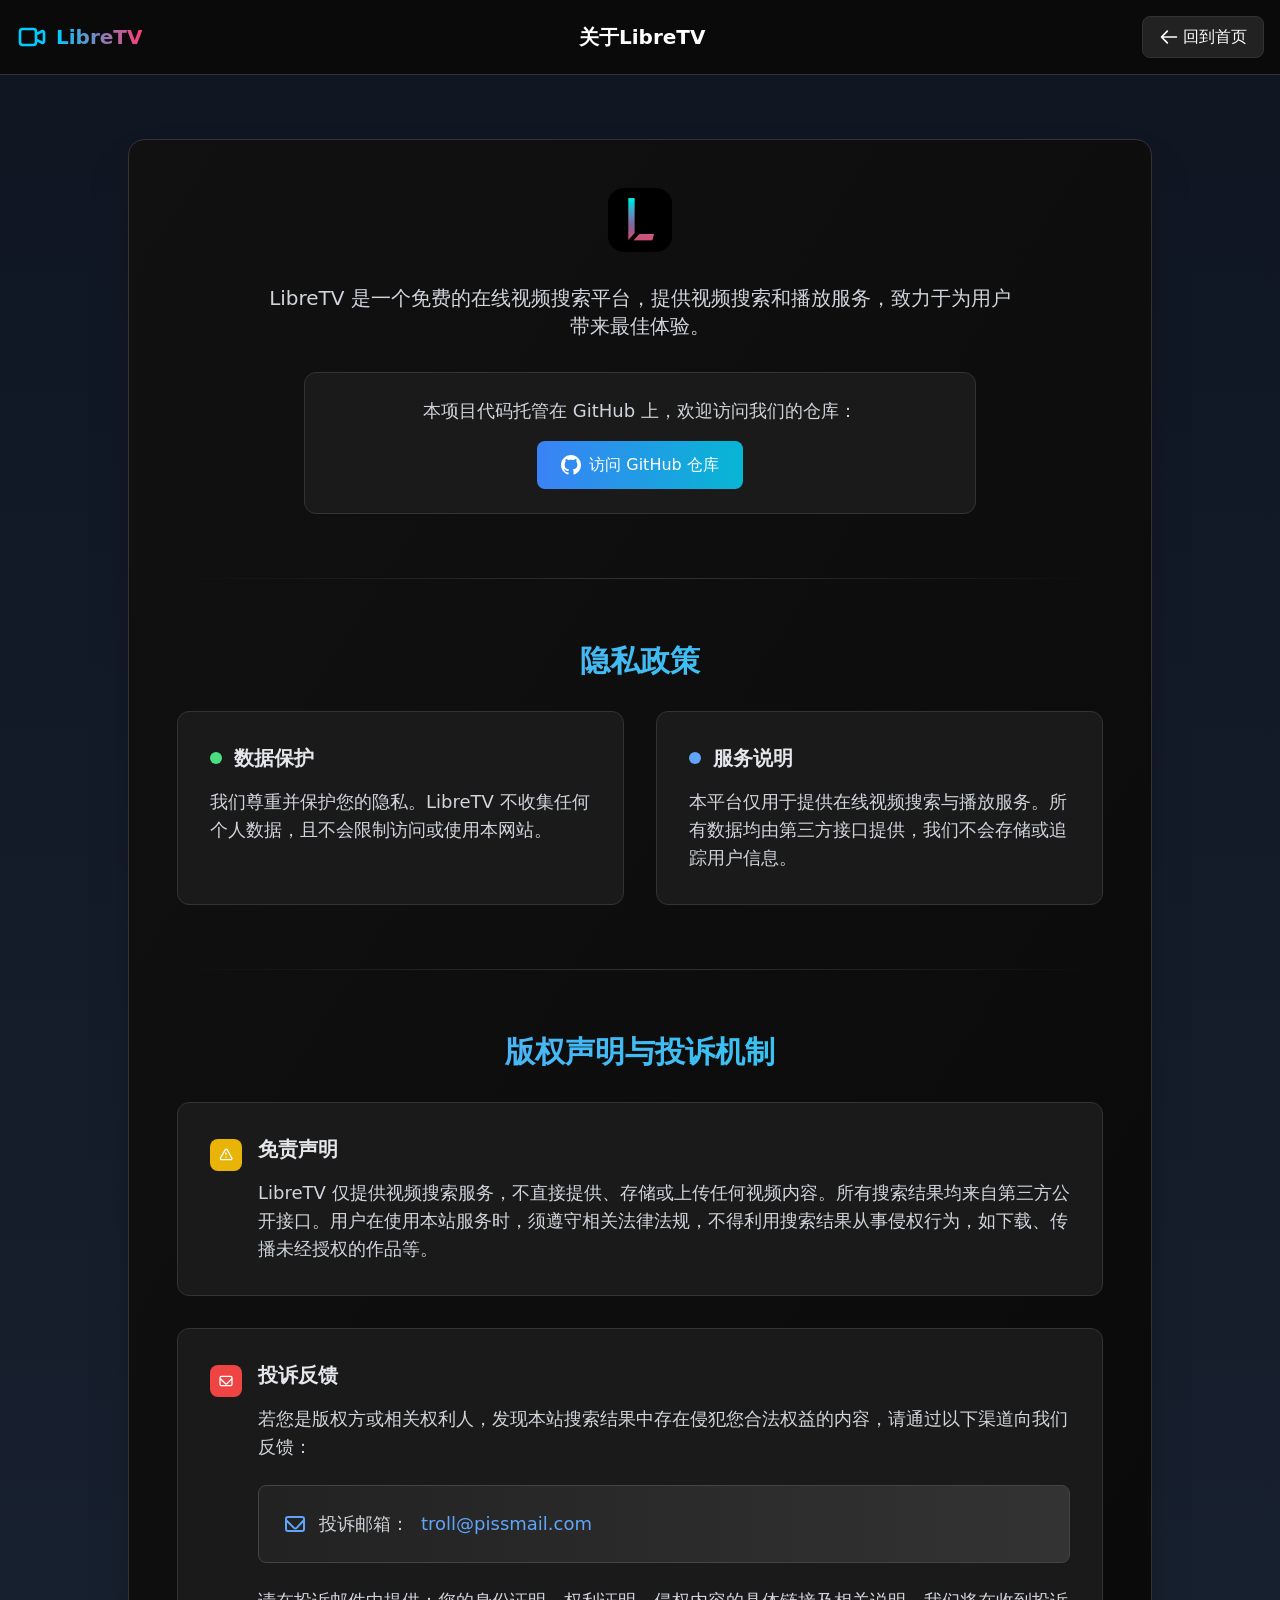
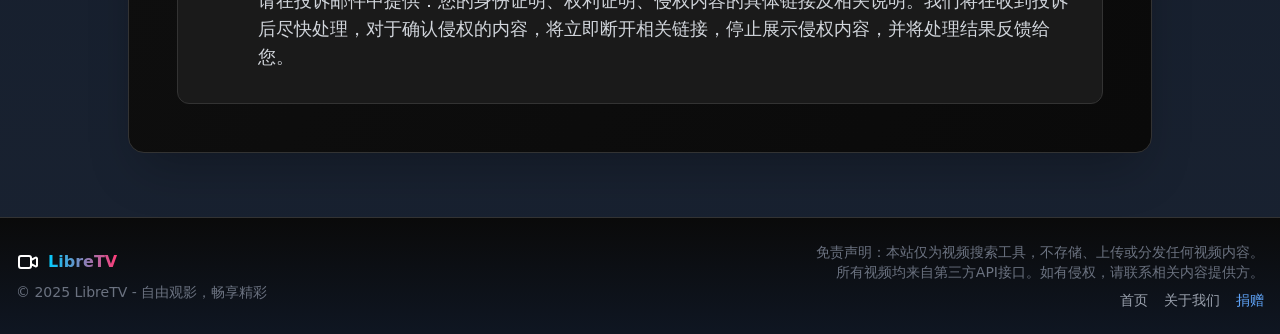
<file: about.html>
<!DOCTYPE html>
<html lang="zh">
<head>
	<meta charset="UTF-8">
	<meta name="viewport" content="width=device-width, initial-scale=1.0">
	<title>关于我们 - LibreTV</title>
	<script src="libs/tailwindcss.min.js"></script>
	<link rel="stylesheet" href="css/styles.css">
	<link rel="manifest" href="manifest.json">
	
	<!-- Favicon -->
    <link rel="icon" href="image/logo.png">
    <link rel="apple-touch-icon" href="image/logo-black.png">
</head>
<body class="page-bg text-white flex flex-col min-h-screen">
	<header class="border-b border-[#333] bg-[#0a0a0a] p-4">
        <div class="container mx-auto flex items-center">
            <div class="flex items-center">
                <a href="/" class="flex items-center">
                    <svg class="w-8 h-8 mr-2 text-[#00ccff]" fill="none" stroke="currentColor" viewBox="0 0 24 24">
                        <path stroke-linecap="round" stroke-linejoin="round" stroke-width="2" d="M15 10l4.553-2.276A1 1 0 0121 8.618v6.764a1 1 0 01-1.447.894L15 14M5 18h8a2 2 0 002-2V8a2 2 0 00-2-2H5a2 2 0 00-2 2v8a2 2 0 002 2z"></path>
                    </svg>
                    <h1 class="text-xl font-bold gradient-text">LibreTV</h1>
                </a>
            </div>
            <div class="flex-1 text-center">
                <h2 class="text-xl font-semibold">关于LibreTV</h2>
            </div>
            <div class="flex items-center">
                <a href="/" class="px-4 py-2 bg-[#222] hover:bg-[#333] border border-[#333] rounded-lg transition-colors flex items-center">
                    <svg class="w-5 h-5 mr-1" viewBox="0 0 24 24" fill="#ffffff" xmlns="http://www.w3.org/2000/svg">
                        <path d="M10 19l-7-7m0 0l7-7m-7 7h18" stroke="currentColor" stroke-width="2" stroke-linecap="round" stroke-linejoin="round"/>
                    </svg>
                    回到首页
                </a>
            </div>
        </div>
    </header>	<main class="flex-grow container mx-auto px-4 sm:px-6 py-8 sm:py-16">
		<div class="max-w-5xl mx-auto">
			<!-- 主要内容区域 -->
			<div class="bg-gradient-to-br from-[#111] to-[#0a0a0a] border border-[#333] rounded-xl sm:rounded-2xl p-4 sm:p-8 lg:p-12 shadow-2xl">
				<!-- 项目介绍 -->				
				 <div class="text-center mb-8 sm:mb-16">
					<div class="inline-flex items-center justify-center w-12 h-12 sm:w-16 sm:h-16 rounded-xl sm:rounded-2xl mb-6 sm:mb-8">
						<img src="image/logo-black.png" alt="LibreTV Logo" class="w-12 h-12 sm:w-16 sm:h-16 rounded-xl sm:rounded-2xl">
					</div>
					
					<p class="text-gray-300 text-lg sm:text-xl mb-6 sm:mb-8 leading-relaxed max-w-3xl mx-auto px-2">
						LibreTV 是一个免费的在线视频搜索平台，提供视频搜索和播放服务，致力于为用户带来最佳体验。
					</p>
					<div class="bg-[#1a1a1a] border border-[#333] rounded-lg sm:rounded-xl p-4 sm:p-6 max-w-2xl mx-auto">
						<p class="text-gray-300 text-base sm:text-lg mb-4 px-1">
							本项目代码托管在 GitHub 上，欢迎访问我们的仓库：
						</p>
						<a href="https://github.com/LibreSpark/LibreTV" class="inline-flex items-center px-4 sm:px-6 py-2 sm:py-3 bg-gradient-to-r from-blue-500 to-cyan-500 hover:from-blue-600 hover:to-cyan-600 text-white text-sm sm:text-base font-medium rounded-lg transition-all duration-300 transform hover:scale-105" target="_blank" rel="noopener">
							<svg class="w-4 h-4 sm:w-5 sm:h-5 mr-2" fill="currentColor" viewBox="0 0 24 24">
								<path d="M12 0c-6.626 0-12 5.373-12 12 0 5.302 3.438 9.8 8.207 11.387.599.111.793-.261.793-.577v-2.234c-3.338.726-4.033-1.416-4.033-1.416-.546-1.387-1.333-1.756-1.333-1.756-1.089-.745.083-.729.083-.729 1.205.084 1.839 1.237 1.839 1.237 1.07 1.834 2.807 1.304 3.492.997.107-.775.418-1.305.762-1.604-2.665-.305-5.467-1.334-5.467-5.931 0-1.311.469-2.381 1.236-3.221-.124-.303-.535-1.524.117-3.176 0 0 1.008-.322 3.301 1.23.957-.266 1.983-.399 3.003-.404 1.02.005 2.047.138 3.006.404 2.291-1.552 3.297-1.23 3.297-1.23.653 1.653.242 2.874.118 3.176.77.84 1.235 1.911 1.235 3.221 0 4.609-2.807 5.624-5.479 5.921.43.372.823 1.102.823 2.222v3.293c0 .319.192.694.801.576 4.765-1.589 8.199-6.086 8.199-11.386 0-6.627-5.373-12-12-12z"/>
							</svg>
							<span class="break-words">访问 GitHub 仓库</span>
						</a>
					</div>
				</div>				<!-- 分割线 -->
				<div class="w-full h-px bg-gradient-to-r from-transparent via-[#333] to-transparent mb-8 sm:mb-16"></div>

				<!-- 隐私政策 -->
				<div class="mb-8 sm:mb-16">
					<h2 class="text-2xl sm:text-3xl font-bold mb-6 sm:mb-8 text-center bg-gradient-to-r from-blue-400 to-cyan-400 bg-clip-text text-transparent">隐私政策</h2>
					<div class="grid grid-cols-1 md:grid-cols-2 gap-4 sm:gap-8">
						<div class="bg-[#1a1a1a] border border-[#333] rounded-xl p-4 sm:p-8">
							<div class="flex items-center mb-3 sm:mb-4">
								<div class="w-3 h-3 bg-green-400 rounded-full mr-3"></div>
								<h3 class="text-lg sm:text-xl font-semibold text-gray-200">数据保护</h3>
							</div>
							<p class="text-gray-300 text-base sm:text-lg leading-relaxed">
								我们尊重并保护您的隐私。LibreTV 不收集任何个人数据，且不会限制访问或使用本网站。
							</p>
						</div>
						<div class="bg-[#1a1a1a] border border-[#333] rounded-xl p-4 sm:p-8">
							<div class="flex items-center mb-3 sm:mb-4">
								<div class="w-3 h-3 bg-blue-400 rounded-full mr-3"></div>
								<h3 class="text-lg sm:text-xl font-semibold text-gray-200">服务说明</h3>
							</div>
							<p class="text-gray-300 text-base sm:text-lg leading-relaxed">
								本平台仅用于提供在线视频搜索与播放服务。所有数据均由第三方接口提供，我们不会存储或追踪用户信息。
							</p>
						</div>
					</div>
				</div>

				<!-- 分割线 -->
				<div class="w-full h-px bg-gradient-to-r from-transparent via-[#333] to-transparent mb-8 sm:mb-16"></div>				<!-- 版权声明与投诉机制 -->
				<div>
					<h2 class="text-2xl sm:text-3xl font-bold mb-6 sm:mb-8 text-center bg-gradient-to-r from-blue-400 to-cyan-400 bg-clip-text text-transparent">版权声明与投诉机制</h2>
					<div class="space-y-6 sm:space-y-8">
						<div class="bg-[#1a1a1a] border border-[#333] rounded-xl p-4 sm:p-8">
							<div class="flex items-start">
								<div class="flex-shrink-0 w-8 h-8 bg-yellow-500 rounded-lg flex items-center justify-center mr-3 sm:mr-4 mt-1">
									<svg class="w-4 h-4 text-white" fill="none" stroke="currentColor" viewBox="0 0 24 24">
										<path stroke-linecap="round" stroke-linejoin="round" stroke-width="2" d="M12 9v2m0 4h.01m-6.938 4h13.856c1.54 0 2.502-1.667 1.732-2.5L13.732 4c-.77-.833-1.964-.833-2.732 0L3.732 16.5c-.77.833.192 2.5 1.732 2.5z"></path>
									</svg>
								</div>
								<div>
									<h3 class="text-lg sm:text-xl font-semibold text-gray-200 mb-3 sm:mb-4">免责声明</h3>
									<p class="text-gray-300 text-base sm:text-lg leading-relaxed">
										LibreTV 仅提供视频搜索服务，不直接提供、存储或上传任何视频内容。所有搜索结果均来自第三方公开接口。用户在使用本站服务时，须遵守相关法律法规，不得利用搜索结果从事侵权行为，如下载、传播未经授权的作品等。
									</p>
								</div>
							</div>
						</div>
						
						<div class="bg-[#1a1a1a] border border-[#333] rounded-xl p-4 sm:p-8">
							<div class="flex items-start">
								<div class="flex-shrink-0 w-8 h-8 bg-red-500 rounded-lg flex items-center justify-center mr-3 sm:mr-4 mt-1">
									<svg class="w-4 h-4 text-white" fill="none" stroke="currentColor" viewBox="0 0 24 24">
										<path stroke-linecap="round" stroke-linejoin="round" stroke-width="2" d="M3 8l7.89 7.89a2 2 0 002.83 0L21 8M5 19h14a2 2 0 002-2V7a2 2 0 00-2-2H5a2 2 0 00-2 2v10a2 2 0 002 2z"></path>
									</svg>
								</div>
								<div class="flex-1">
									<h3 class="text-lg sm:text-xl font-semibold text-gray-200 mb-3 sm:mb-4">投诉反馈</h3>
									<p class="text-gray-300 text-base sm:text-lg mb-4 sm:mb-6 leading-relaxed">
										若您是版权方或相关权利人，发现本站搜索结果中存在侵犯您合法权益的内容，请通过以下渠道向我们反馈：
									</p>
									<div class="bg-gradient-to-r from-[#222] to-[#333] border border-[#444] rounded-lg p-4 sm:p-6 mb-4 sm:mb-6">
										<div class="flex items-center flex-wrap">
											<svg class="w-5 h-5 sm:w-6 sm:h-6 text-blue-400 mr-2 sm:mr-3 flex-shrink-0" fill="none" stroke="currentColor" viewBox="0 0 24 24">
												<path stroke-linecap="round" stroke-linejoin="round" stroke-width="2" d="M3 8l7.89 7.89a2 2 0 002.83 0L21 8M5 19h14a2 2 0 002-2V7a2 2 0 00-2-2H5a2 2 0 00-2 2v10a2 2 0 002 2z"></path>
											</svg>
											<span class="text-gray-300 text-base sm:text-lg font-medium mr-2 sm:mr-3">投诉邮箱：</span>
											<a href="mailto:troll@pissmail.com" class="text-blue-400 hover:text-blue-300 transition-colors text-base sm:text-lg font-medium break-all">troll@pissmail.com</a>
										</div>
									</div>
									<p class="text-gray-300 text-base sm:text-lg leading-relaxed">
										请在投诉邮件中提供：您的身份证明、权利证明、侵权内容的具体链接及相关说明。我们将在收到投诉后尽快处理，对于确认侵权的内容，将立即断开相关链接，停止展示侵权内容，并将处理结果反馈给您。
									</p>
								</div>
							</div>
						</div>
					</div>
				</div>
			</div>
		</div>
	</main>
	<footer class="footer py-6 border-t border-[#333] bg-[#0a0a0a]">
        <div class="container mx-auto px-4">
            <div class="flex flex-col md:flex-row justify-between items-center">
                <div class="mb-4 md:mb-0">
                    <div class="flex items-center justify-center md:justify-start">
                        <svg class="w-6 h-6 mr-2" fill="none" stroke="currentColor" viewBox="0 0 24 24">
                            <path stroke-linecap="round" stroke-linejoin="round" stroke-width="2" d="M15 10l4.553-2.276A1 1 0 0121 8.618v6.764a1 1 0 01-1.447.894L15 14M5 18h8a2 2 0 002-2V8a2 2 0 00-2-2H5a2 2 0 00-2 2v8a2 2 0 002 2z"></path>
                        </svg>
                        <span class="gradient-text font-bold">LibreTV</span>
                    </div>
                    <p class="text-gray-500 text-sm mt-2 text-center md:text-left">© 2025 LibreTV - 自由观影，畅享精彩</p>
                </div>
                
                <div class="text-center md:text-right">
                    <p class="text-gray-500 text-sm max-w-md">
                        免责声明：本站仅为视频搜索工具，不存储、上传或分发任何视频内容。
                        所有视频均来自第三方API接口。如有侵权，请联系相关内容提供方。
                    </p>
                    <div class="mt-2 flex justify-center md:justify-end space-x-4">
                        <a href="/" class="text-gray-400 hover:text-white text-sm transition-colors">首页</a>
                        <a href="about.html" class="text-gray-400 hover:text-white text-sm transition-colors">关于我们</a>
                        <a href="https://www.msf.hk/zh-hant/donate/general?type=one-off" target="_blank" rel="noopener" class="text-blue-400 hover:text-blue-300 text-sm transition-colors">捐赠</a>
                    </div>
                </div>
            </div>
        </div>
    </footer>
</body>
</html>
</file>
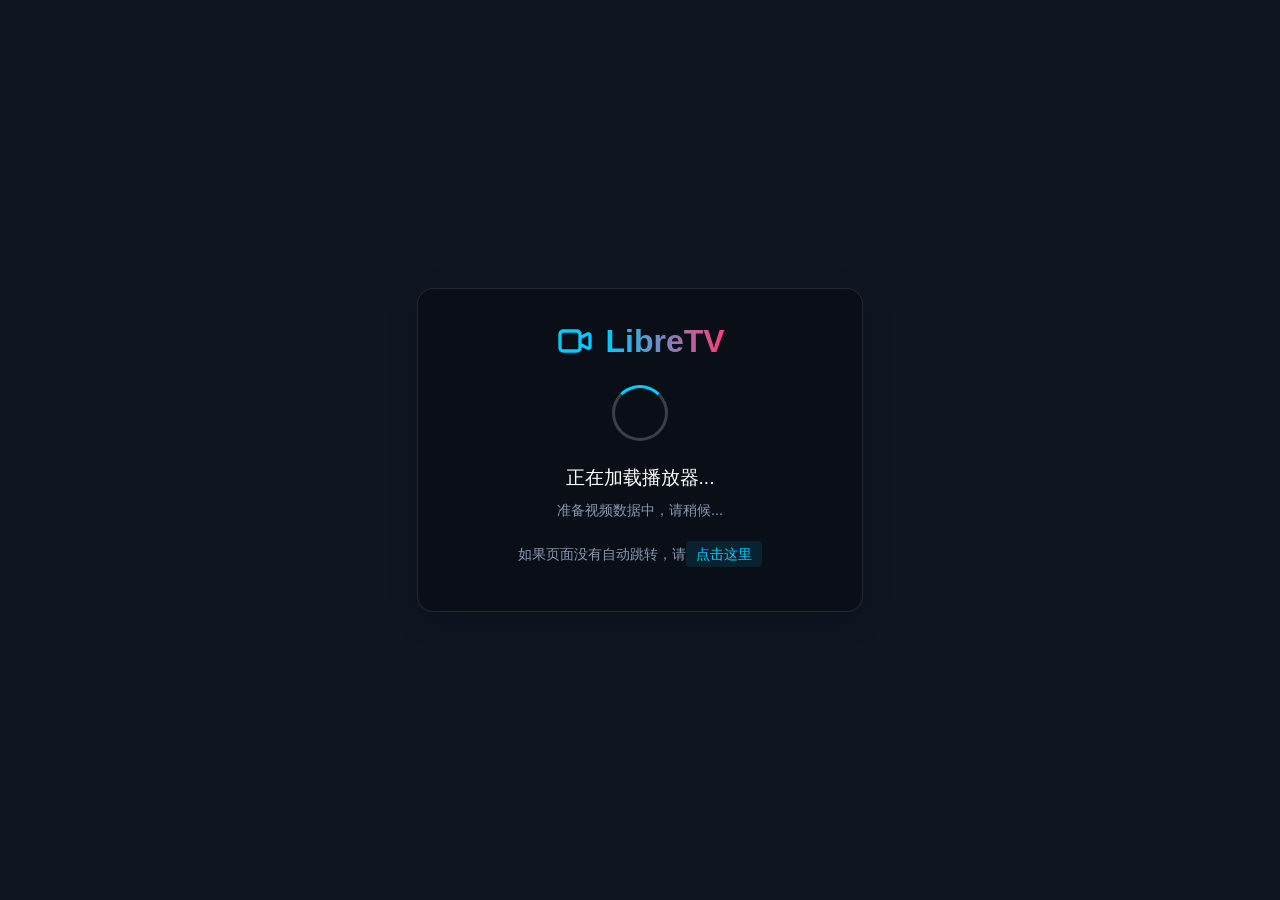
<file: watch.html>
<!DOCTYPE html>
<html lang="zh">
<head>
    <meta charset="UTF-8">
    <meta name="viewport" content="width=device-width, initial-scale=1.0">
    <meta http-equiv="refresh" content="3; url=player.html">
    <title>正在跳转到播放器...</title>
    <link rel="manifest" href="manifest.json">
    <link rel="stylesheet" href="css/watch.css">
    <script src="js/watch.js"></script>
</head>
<body>
    <div class="redirect-container">
        <div class="logo-container">
            <svg class="logo-icon" fill="none" stroke="currentColor" viewBox="0 0 24 24">
                <path stroke-linecap="round" stroke-linejoin="round" stroke-width="2" d="M15 10l4.553-2.276A1 1 0 0121 8.618v6.764a1 1 0 01-1.447.894L15 14M5 18h8a2 2 0 002-2V8a2 2 0 00-2-2H5a2 2 0 00-2 2v8a2 2 0 002 2z"></path>
            </svg>
            <h1 class="logo-text">LibreTV</h1>
        </div>
        <div class="loading-animation"></div>
        <div class="redirect-message">正在加载播放器...</div>
        <div id="redirect-status">准备视频数据中，请稍候...</div>
        <p class="redirect-hint">如果页面没有自动跳转，请<a href="player.html" id="manual-redirect">点击这里</a></p>
    </div>
</body>
</html>
</file>
<file: css/styles.css>
/* 
LibreTV 全局样式
包含多个页面共享的基础样式
对于特定页面的样式，请参考:
- index.css: 首页特定样式
- player.css: 播放器页面特定样式
- watch.css: 重定向页面特定样式
- modals.css: 模态框和提示框样式
*/

.close-btn {
    position: absolute;
    top: 12px;
    right: 12px;
    background: #222;
    border: 1px solid #333;
    border-radius: 8px;
    padding: 6px;
    color: white;
    display: flex;
    align-items: center;
    justify-content: center;
    cursor: pointer;
    transition: all 0.2s ease;
    z-index: 10;
}

.close-btn:hover {
    background: #333;
    border-color: #555;
}

.close-btn svg {
    width: 16px;
    height: 16px;
    stroke: currentColor;
}

:root {
    /* 赛博影视主题配色方案 - 柔和版 */
    --primary-color: #00ccff;       /* 霓虹蓝主色调 */
    --primary-light: #33d6ff;       /* 浅霓虹蓝变体 */
    --secondary-color: #0f1622;     /* 深蓝黑背景色 */
    --accent-color: #ff3c78;        /* 霓虹粉强调色 */
    --text-color: #e6f2ff;          /* 柔和的蓝白色文本 */
    --text-muted: #8599b2;          /* 淡蓝灰色次级文本 */
    --border-color: rgba(0, 204, 255, 0.15);
    --page-gradient-start: #0f1622; /* 深蓝黑起始色 */
    --page-gradient-end: #192231;   /* 深靛蓝结束色 */
    --card-gradient-start: #121b29; /* 卡片起始色 */
    --card-gradient-end: #1c2939;   /* 卡片结束色 */
    --card-accent: rgba(0, 204, 255, 0.12); /* 霓虹蓝卡片强调色 */
    --card-hover-border: rgba(0, 204, 255, 0.5); /* 悬停边框颜色 */
}

.page-bg {
    background: linear-gradient(180deg, var(--page-gradient-start), var(--page-gradient-end));
    min-height: 100vh;
    /* 柔和赛博点状背景 */
    background-image: 
        linear-gradient(180deg, var(--page-gradient-start), var(--page-gradient-end)),
        radial-gradient(circle at 25px 25px, rgba(0, 204, 255, 0.04) 2px, transparent 3px),
        radial-gradient(circle at 75px 75px, rgba(255, 60, 120, 0.02) 1px, transparent 2px),
        radial-gradient(circle at 50px 50px, rgba(150, 255, 250, 0.015) 1px, transparent 2px);
    background-blend-mode: normal;
    background-size: cover, 100px 100px, 50px 50px, 75px 75px;
}

button, .card-hover {
    transition: all 0.3s ease;
}

/* 改进卡片适应不同内容长度 */
.card-hover {
    border: 1px solid var(--border-color);
    background: linear-gradient(135deg, var(--card-gradient-start), var(--card-gradient-end));
    box-shadow: 0 4px 12px rgba(0, 0, 0, 0.5);
    position: relative;
    overflow: hidden;
    border-radius: 6px;
    display: flex;
    flex-direction: column;
    height: 100%;
}

/* 确保卡片内容区域高度一致性 */
.card-hover .flex-grow {
    min-height: unset; /* 移除最小高度限制，让内容自然流动 */
    display: flex;
    flex-direction: column;
}

/* 针对不同长度的标题优化显示 */
.card-hover h3 {
    min-height: unset;
    max-height: unset;
    display: -webkit-box;
    -webkit-box-orient: vertical;
    overflow: hidden;
    text-overflow: ellipsis;
    -webkit-line-clamp: 2;
    line-height: 1.2rem;
    word-break: break-word; /* 允许在任何字符间断行 */
    hyphens: auto; /* 允许断词 */
}

.card-hover::before {
    content: "";
    position: absolute;
    top: 0;
    left: -100%;
    width: 100%;
    height: 100%;
    background: linear-gradient(90deg, transparent, var(--card-accent), transparent);
    transition: left 0.6s ease;
}

.card-hover:hover {
    border-color: var(--card-hover-border);
    transform: translateY(-3px);
    box-shadow: 0 6px 12px rgba(0, 0, 0, 0.5);
}

.card-hover:hover::before {
    left: 100%;
}

.gradient-text {
    background: linear-gradient(to right, var(--primary-color), var(--accent-color));
    -webkit-background-clip: text;
    -webkit-text-fill-color: transparent;
}

/* 改进设置面板样式 */
.settings-panel {
    scrollbar-width: thin;
    scrollbar-color: #444 #222;
    transform: translateX(100%);
    transition: transform 0.3s ease;
    background: linear-gradient(135deg, var(--page-gradient-end), var(--page-gradient-start));
    border-left: 1px solid var(--primary-color);
}

.settings-panel.show {
    transform: translateX(0);
}

.settings-panel::-webkit-scrollbar {
    width: 6px;
}

.settings-panel::-webkit-scrollbar-track {
    background: transparent;
}

.settings-panel::-webkit-scrollbar-thumb {
    background-color: #444;
    border-radius: 4px;
}

.search-button {
    background: var(--primary-color);
    color: var(--text-color);
}

.search-button:hover {
    background: var(--primary-light);
}

::-webkit-scrollbar {
    width: 8px;
    height: 8px;
}

::-webkit-scrollbar-track {
    background: #111;
    border-radius: 4px;
}

::-webkit-scrollbar-thumb {
    background: #333;
    border-radius: 4px;
    transition: all 0.3s ease;
}

::-webkit-scrollbar-thumb:hover {
    background: #444;
}

* {
    scrollbar-width: thin;
    scrollbar-color: #333 #111;
}

.search-tag {
    background: linear-gradient(135deg, var(--card-gradient-start), var(--card-gradient-end));
    color: var(--text-color);
    padding: 0.5rem 1rem;
    border-radius: 0.5rem;
    font-size: 0.875rem;
    border: 1px solid var(--border-color);
    box-shadow: 0 2px 4px rgba(0, 0, 0, 0.2);
}

.search-tag:hover {
    background: linear-gradient(135deg, var(--card-gradient-end), var(--card-gradient-start));
    border-color: var(--primary-color);
}

.footer {
    width: 100%;
    transition: all 0.3s ease;
    margin-top: auto;
    background: linear-gradient(to bottom, transparent, var(--page-gradient-start));
    border-top: 1px solid var(--border-color);
}

.footer a:hover {
    text-decoration: underline;
}

body {
    display: flex;
    flex-direction: column;
    min-height: 100vh;
}

.container {
    flex: 1;
}

@media screen and (min-height: 800px) {
    body {
        display: flex;
        flex-direction: column;
        min-height: 100vh;
    }
    
    .container {
        flex: 1;
    }
    
    .footer {
        margin-top: auto;
    }
}

@media screen and (max-width: 640px) {
    .footer {
        padding-bottom: 2rem;
    }
}

/* 移动端布局优化 */
@media screen and (max-width: 768px) {
    .card-hover h3 {
        min-height: 2.5rem;
    }
    
    .card-hover .flex-grow {
        min-height: 80px;
    }
}

@keyframes fadeIn {
    from { opacity: 0; }
    to { opacity: 1; }
}

@keyframes fadeOut {
    from { opacity: 1; }
    to { opacity: 0; }
}

#modal.show {
    animation: fadeIn 0.3s forwards;
}

#modal.hide {
    animation: fadeOut 0.3s forwards;
}

#modal > div {
    background: linear-gradient(135deg, var(--card-gradient-start), var(--card-gradient-end));
    border: 1px solid var(--primary-color);
    box-shadow: 0 10px 30px rgba(0, 0, 0, 0.7), 0 0 15px rgba(0, 204, 255, 0.1);
    border-radius: 8px;
}

#episodesGrid button {
    background: rgba(0, 204, 255, 0.08);
    border: 1px solid rgba(0, 204, 255, 0.2);
    transition: all 0.2s ease;
}

#episodesGrid button:hover {
    background: rgba(0, 204, 255, 0.15);
    border-color: var(--primary-color);
    box-shadow: 0 0 8px rgba(0, 204, 255, 0.3);
}

#yellowFilterToggle:checked + .toggle-bg {
    background-color: var(--primary-color);
}

#yellowFilterToggle:checked ~ .toggle-dot {
    transform: translateX(1.5rem);
}

#yellowFilterToggle:focus + .toggle-bg,
#yellowFilterToggle:hover + .toggle-bg {
    box-shadow: 0 0 0 2px rgba(0, 204, 255, 0.3);
}

/* 添加广告过滤开关的CSS */
#adFilterToggle:checked + .toggle-bg {
    background-color: var(--primary-color);
}

#adFilterToggle:checked ~ .toggle-dot {
    transform: translateX(1.5rem);
}

#adFilterToggle:focus + .toggle-bg,
#adFilterToggle:hover + .toggle-bg {
    box-shadow: 0 0 0 2px rgba(0, 204, 255, 0.3);
}

.toggle-dot {
    transition: transform 0.3s ease-in-out;
    box-shadow: 0 2px 4px rgba(0,0,0,0.2);
}

.toggle-bg {
    transition: background-color 0.3s ease-in-out;
}

#yellowFilterToggle:checked ~ .toggle-dot {
    box-shadow: 0 2px 4px rgba(0, 204, 255, 0.3);
}

#adFilterToggle:checked ~ .toggle-dot {
    box-shadow: 0 2px 4px rgba(0, 204, 255, 0.3);
}

/* 添加API复选框样式 */
.form-checkbox {
    appearance: none;
    -webkit-appearance: none;
    -moz-appearance: none;
    height: 14px;
    width: 14px;
    background-color: #222;
    border: 1px solid #333;
    border-radius: 3px;
    cursor: pointer;
    position: relative;
    outline: none;
}

.form-checkbox:checked {
    background-color: var(--primary-color);
    border-color: var(--primary-color);
}

.form-checkbox:checked::after {
    content: '';
    position: absolute;
    left: 4px;
    top: 1px;
    width: 4px;
    height: 8px;
    border: solid white;
    border-width: 0 2px 2px 0;
    transform: rotate(45deg);
}

/* API滚动区域美化 */
#apiCheckboxes {
    scrollbar-width: thin;
    scrollbar-color: #444 #222;
}

#apiCheckboxes::-webkit-scrollbar {
    width: 6px;
}

#apiCheckboxes::-webkit-scrollbar-track {
    background: #222;
    border-radius: 4px;
}

#apiCheckboxes::-webkit-scrollbar-thumb {
    background-color: #444;
    border-radius: 4px;
}

/* 自定义API列表样式 */
#customApisList {
    scrollbar-width: thin;
    scrollbar-color: #444 #222;
}

#customApisList::-webkit-scrollbar {
    width: 6px;
}

#customApisList::-webkit-scrollbar-track {
    background: transparent;
}

#customApisList::-webkit-scrollbar-thumb {
    background-color: #444;
    border-radius: 4px;
}

/* 设置面板滚动样式 */
.settings-panel {
    scrollbar-width: thin;
    scrollbar-color: #444 #222;
}

.settings-panel::-webkit-scrollbar {
    width: 6px;
}

.settings-panel::-webkit-scrollbar-track {
    background: transparent;
}

.settings-panel::-webkit-scrollbar-thumb {
    background-color: #444;
    border-radius: 4px;
}

/* 添加自定义API表单动画 */
#addCustomApiForm {
    transition: all 0.3s ease;
    max-height: 0;
    opacity: 0;
    overflow: hidden;
}

#addCustomApiForm.hidden {
    max-height: 0;
    padding: 0;
    opacity: 0;
}

#addCustomApiForm:not(.hidden) {
    max-height: 230px;
    opacity: 1;
}

/* 成人内容API标记样式 */
.api-adult + label {
    color: #ff6b8b !important;
}

/* 添加警告图标和标签样式 */
.adult-warning {
    display: inline-flex;
    align-items: center;
    margin-left: 0.25rem;
    color: #ff6b8b;
}

.adult-warning svg {
    width: 12px;
    height: 12px;
    margin-right: 4px;
}

/* 过滤器禁用样式 */
.filter-disabled {
    opacity: 0.5;
    pointer-events: none;
    cursor: not-allowed;
}

/* API组标题样式 */
.api-group-title {
    grid-column: span 2;
    padding: 0.25rem 0;
    margin-top: 0.5rem;
    border-top: 1px solid #333;
    color: #8599b2;
    font-size: 0.75rem;
    text-transform: uppercase;
    letter-spacing: 0.05em;
}

.api-group-title.adult {
    color: #ff6b8b;
}

/* 过滤器禁用样式 - 改进版本 */
.filter-disabled {
    position: relative;
}

.filter-disabled::after {
    content: '';
    position: absolute;
    top: 0;
    left: 0;
    width: 100%;
    height: 100%;
    background-color: rgba(0,0,0,0.4);
    border-radius: 0.5rem;
    z-index: 5;
}

.filter-disabled > * {
    opacity: 0.7;
}

.filter-disabled .toggle-bg {
    background-color: #333 !important;
}

.filter-disabled .toggle-dot {
    transform: translateX(0) !important;
    background-color: #666 !important;
}

/* 改进过滤器禁用样式 */
.filter-disabled .filter-description {
    color: #ff6b8b !important;
    font-style: italic;
    font-weight: 500;
}

/* 修改过滤器禁用样式，确保文字清晰可见 */
.filter-disabled {
    position: relative;
}

.filter-disabled::after {
    content: '';
    position: absolute;
    top: 0;
    left: 0;
    width: 100%;
    height: 100%;
    background-color: rgba(0,0,0,0.3);
    border-radius: 0.5rem;
    z-index: 5;
}

.filter-disabled > * {
    opacity: 1; /* 提高子元素不透明度，保证可见性 */
    z-index: 6; /* 确保内容在遮罩上方 */
}

/* 改进过滤器禁用状态下的描述样式 */
.filter-disabled .filter-description {
    color: #ff7b9d !important; /* 更亮的粉色 */
    font-style: italic;
    font-weight: 500;
    text-shadow: 0 0 2px rgba(0,0,0,0.8); /* 添加文字阴影提高对比度 */
}

/* 开关的禁用样式 */
.filter-disabled .toggle-bg {
    background-color: #444 !important;
    opacity: 0.8;
}

.filter-disabled .toggle-dot {
    transform: translateX(0) ;
    background-color: #777 ;
    opacity: 0.9;
}

/* 警告提示样式改进 */
.filter-tooltip {
    background-color: rgba(255, 61, 87, 0.1);
    border: 1px solid rgba(255, 61, 87, 0.2);
    border-radius: 0.25rem;
    padding: 0.5rem;
    margin-top: 0.5rem;
    display: flex;
    align-items: center;
    font-size: 0.75rem;
    line-height: 1.25;
    position: relative;
    z-index: 10;
}

.filter-tooltip svg {
    flex-shrink: 0;
    width: 14px;
    height: 14px;
    margin-right: 0.35rem;
}

/* 编辑按钮样式 */
.custom-api-edit {
    color: #3b82f6;
    transition: color 0.2s ease;
}

.custom-api-edit:hover {
    color: #2563eb;
}

/* 自定义API条目样式改进 */
#customApisList .api-item {
    display: flex;
    align-items: center;
    justify-content: space-between;
    padding: 0.25rem 0.5rem;
    margin-bottom: 0.25rem;
    background-color: #222;
    border-radius: 0.25rem;
    transition: background-color 0.2s ease;
}

#customApisList .api-item:hover {
    background-color: #2a2a2a;
}

/* 成人内容标签样式 */
.adult-tag {
    display: inline-flex;
    align-items: center;
    color: #ff6b8b;
    font-size: 0.7rem;
    font-weight: 500;
    margin-right: 0.35rem;
}

/* 历史记录面板样式 */
.history-panel {
    box-shadow: 2px 0 10px rgba(0,0,0,0.5);
    transition: transform 0.3s ease-in-out;
    overflow-y: scroll; /* 始终显示滚动条，防止宽度变化 */
    overflow-x: hidden; /* 防止水平滚动 */
    width: 320px; /* 固定宽度 */
    box-sizing: border-box; /* 确保padding不影响总宽度 */
    scrollbar-gutter: stable; /* 现代浏览器：为滚动条预留空间 */
}

.history-panel.show {
    transform: translateX(0);
}

#historyList {
    padding-right: 6px; /* 为滚动条预留空间，确保内容不被挤压 */
}

/* 历史记录项样式优化 */
.history-item {
    background: #1a1a1a;
    border-radius: 6px; /* 减小圆角 */
    border: 1px solid #333;
    overflow: hidden;
    transition: all 0.2s ease;
    padding: 10px 14px;
    position: relative;
    margin-bottom: 8px; /* 减小底部间距 */
    width: 100%; /* 确保宽度一致 */
}

.history-item:hover {
    transform: translateY(-2px);
    border-color: #444;
    box-shadow: 0 4px 8px rgba(0,0,0,0.2);
}

/* 添加组悬停效果，使删除按钮在悬停时显示 */
.history-item .delete-btn {
    opacity: 0;
    transition: opacity 0.2s ease;
}

.history-item:hover .delete-btn {
    opacity: 1;
}

.history-info {
    padding: 0; /* 移除额外的内边距 */
    min-height: 70px;
}

.history-title {
    font-weight: 500;
    font-size: 0.95rem; /* 减小字体大小 */
    margin-bottom: 2px; /* 减小底部边距 */
    overflow: hidden;
    text-overflow: ellipsis;
    white-space: nowrap;
}

.history-meta {
    color: #bbb;
    font-size: 0.75rem; /* 减小字体大小 */
    display: flex;
    flex-wrap: wrap;
    margin-bottom: 1px; /* 减小边距 */
}

.history-episode {
    color: #3b82f6;
}

.history-source {
    color: #10b981;
}

.history-time {
    color: #888;
    font-size: 0.7rem; /* 减小字体大小 */
    margin-top: 1px; /* 减小顶部边距 */
}

.history-separator {
    color: #666;
}

.history-thumbnail {
    width: 100%;
    height: 90px;
    background-color: #222;
    overflow: hidden;
}

.history-thumbnail img {
    width: 100%;
    height: 100%;
    object-fit: cover;
}

.history-info {
    padding: 10px;
}

.history-time {
    color: #888;
    font-size: 0.8rem;
    margin-top: 4px;
}

.history-title {
    font-weight: 500;
    white-space: nowrap;
    overflow: hidden;
    text-overflow: ellipsis;
}

/* 添加播放进度条样式 */
.history-progress {
    margin: 5px 0;
}

.progress-bar {
    height: 3px;
    background-color: rgba(255, 255, 255, 0.1);
    border-radius: 2px;
    overflow: hidden;
    margin-bottom: 2px;
}

.progress-filled {
    height: 100%;
    background: linear-gradient(to right, #00ccff, #3b82f6);
    border-radius: 2px;
}

.progress-text {
    font-size: 10px;
    color: #888;
    text-align: right;
}

/* 添加恢复播放提示样式 */
.position-restore-hint {
    position: absolute;
    bottom: 60px;
    left: 50%;
    transform: translateX(-50%) translateY(20px);
    background-color: rgba(0, 0, 0, 0.7);
    color: white;
    padding: 8px 16px;
    border-radius: 4px;
    font-size: 14px;
    z-index: 100;
    opacity: 0;
    transition: all 0.3s ease;
}

.position-restore-hint.show {
    opacity: 1;
    transform: translateX(-50%) translateY(0);
}

/* 锁定控制时屏蔽交互 */
.player-container.controls-locked .dplayer-controller,
.player-container.controls-locked .dplayer-mask,
.player-container.controls-locked .dplayer-bar-wrap,
.player-container.controls-locked .dplayer-statusbar,
.player-container.controls-locked .shortcut-hint {
    opacity: 0 !important;
    pointer-events: none !important;
}
/* 保留锁按钮可见可点 */
.player-container.controls-locked #lockToggle {
    opacity: 1 !important;
    pointer-events: auto !important;
}

/* 播放器顶部header移动端优化 */
.player-header {
    gap: 0.5rem;
}
.custom-title-scroll {
    overflow-x: auto;
    white-space: nowrap;
    text-overflow: ellipsis;
    -webkit-overflow-scrolling: touch;
    scrollbar-width: none;
}
.custom-title-scroll::-webkit-scrollbar {
    display: none;
}
.logo-text {
    display: inline;
}
.home-btn-text {
    display: inline;
}
@media (max-width: 640px) {
    .logo-text {
        display: none;
    }
    .home-btn-text {
        display: none;
    }
    .logo-icon {
        margin-right: 0;
    }
    .home-btn svg {
        margin-right: 0;
    }
    .player-header {
        padding-left: 2px !important;
        padding-right: 2px !important;
    }
    .custom-title-scroll {
        font-size: 1rem;
    }
}

/* 搜索结果卡片优化：横向布局 */
.search-card-img-container {
    width: 100px;  /* 增加宽度，从80px到100px */
    height: 150px; /* 增加高度，从120px到150px */
    overflow: hidden;
    background-color: #191919;
}

/* 确保图片不会被拉伸，并且能够正确显示 */
.search-card-img-container img {
    width: 100%;
    height: 100%;
    object-fit: cover;
}

/* 针对搜索结果卡片修改网格布局以适应横向卡片 */
@media (max-width: 640px) {
    #results {
        grid-template-columns: repeat(1, minmax(0, 1fr)) !important;
    }
}

/* 响应式调整：在小屏幕上依然保持较好的视觉效果 */
@media (min-width: 641px) and (max-width: 768px) {
    #results {
        grid-template-columns: repeat(2, minmax(0, 1fr)) !important;
    }
}

/* 调整网格布局，减少每行卡片数量以适应更大尺寸的卡片 */
@media (min-width: 769px) and (max-width: 1024px) {
    #results {
        grid-template-columns: repeat(3, minmax(0, 1fr)) !important;
    }
}

@media (min-width: 1025px) {
    #results {
        grid-template-columns: repeat(4, minmax(0, 1fr)) !important;
    }
}

/* 优化卡片内元素间距 */
.card-hover .p-2 {
    padding: 0.75rem; /* 增加内边距 */
}

/* 增加卡片内字体大小 */
.card-hover h3 {
    font-size: 0.95rem; /* 增加标题字体大小 */
    line-height: 1.3rem;
    margin-bottom: 0.5rem;
}

.card-hover p {
    font-size: 0.8rem; /* 增加描述字体大小 */
}

/* 优化卡片内元素间距 */
.card-hover .p-2 {
    padding: 0.5rem;
}

/* 确保Toast显示在顶层并有适当的转换效果 */
#toast {
    z-index: 9999; /* 确保显示在最上层 */
    box-shadow: 0 4px 12px rgba(0, 0, 0, 0.3);
    min-width: 200px;
    text-align: center;
    pointer-events: none; /* 防止toast阻挡点击事件 */
    transform: translateX(-50%) translateY(0);
    transition: opacity 0.3s ease, transform 0.3s ease;
}

#toast.hidden {
    opacity: 0;
    transform: translateX(-50%) translateY(-100%);
}

/* 详情模态框样式优化 */
#modal .modal-detail-info {
    background: linear-gradient(135deg, #0a0a0a, #111);
    border: 1px solid #222;
    border-radius: 8px;
    padding: 1rem;
    margin-bottom: 1.5rem;
}

#modal .detail-grid {
    display: grid;
    grid-template-columns: 1fr;
    gap: 0.75rem;
    font-size: 0.875rem;
}

@media (min-width: 768px) {
    #modal .detail-grid {
        grid-template-columns: 1fr 1fr;
    }
}

#modal .detail-item {
    display: flex;
    flex-wrap: wrap;
    gap: 0.5rem;
}

#modal .detail-label {
    color: #9ca3af;
    font-weight: 500;
    min-width: 3rem;
    flex-shrink: 0;
}

#modal .detail-value {
    color: white;
    flex: 1;
    word-break: break-word;
}

#modal .detail-desc {
    margin-top: 1rem;
    padding-top: 1rem;
    border-top: 1px solid #333;
}

#modal .detail-desc-content {
    color: #d1d5db;
    font-size: 0.875rem;
    line-height: 1.6;
    max-height: 8rem;
    overflow-y: auto;
    scrollbar-width: thin;
    scrollbar-color: #444 #222;
}

#modal .detail-desc-content::-webkit-scrollbar {
    width: 6px;
}

#modal .detail-desc-content::-webkit-scrollbar-track {
    background: #222;
    border-radius: 4px;
}

#modal .detail-desc-content::-webkit-scrollbar-thumb {
    background-color: #444;
    border-radius: 4px;
}

/* 集数统计信息样式 */
#modal .episode-stats {
    color: #9ca3af;
    font-size: 0.875rem;
    display: flex;
    align-items: center;
    gap: 0.5rem;
}

/* 移动端优化 */
@media (max-width: 640px) {
    #modal .detail-grid {
        gap: 0.5rem;
        font-size: 0.8rem;
    }
    
    #modal .detail-label {
        min-width: 2.5rem;
    }
    
    #modal .detail-desc-content {
        max-height: 6rem;
        font-size: 0.8rem;
    }
/* 为页面主体添加底部内边距，防止被广告遮挡 */
body {
    padding-bottom: 120px; /* 桌面端 */
}

/* 移动端适配（屏幕宽度≤640px时） */
@media (max-width: 640px) {
    body {
        padding-bottom: 100px; /* 减小移动端底部内边距，适配广告高度 */
    }
    .adsbygoogle {
        min-height: 50px; /* 移动端广告最小高度 */
    }
}

/* 广告加载失败时的占位样式 */
.adsbygoogle {
    min-height: 60px;
    background-color: #222;
    display: flex;
    align-items: center;
    justify-content: center;
}
</file>
<file: css/watch.css>
/* 添加重定向页面的基本样式 */
body {
    font-family: 'Segoe UI', Tahoma, Geneva, Verdana, sans-serif;
    background-color: #0f1622;
    color: white;
    margin: 0;
    padding: 0;
    height: 100vh;
    display: flex;
    align-items: center;
    justify-content: center;
}

.redirect-container {
    text-align: center;
    max-width: 90%;
    width: 380px;
    padding: 2rem;
    background-color: rgba(0, 0, 0, 0.3);
    border-radius: 16px;
    backdrop-filter: blur(10px);
    -webkit-backdrop-filter: blur(10px);
    box-shadow: 0 8px 32px rgba(0, 0, 0, 0.2);
    border: 1px solid rgba(255, 255, 255, 0.1);
}

.logo-container {
    display: flex;
    align-items: center;
    justify-content: center;
    margin-bottom: 1.5rem;
}

.logo-icon {
    width: 40px;
    height: 40px;
    color: #00ccff;
    margin-right: 10px;
}

.logo-text {
    font-size: 2rem;
    margin: 0;
    background: linear-gradient(to right, #00ccff, #ff3c78);
    -webkit-background-clip: text;
    -webkit-text-fill-color: transparent;
    background-clip: text;
}

.loading-animation {
    display: inline-block;
    width: 50px;
    height: 50px;
    border: 3px solid rgba(255, 255, 255, 0.2);
    border-radius: 50%;
    border-top-color: #00ccff;
    animation: spin 1s linear infinite;
    margin-bottom: 20px;
}

@keyframes spin {
    to { transform: rotate(360deg); }
}

.redirect-message {
    font-size: 1.2rem;
    margin-bottom: 10px;
    font-weight: 500;
}

#redirect-status {
    font-size: 0.9rem;
    color: #8599b2;
    margin-bottom: 1.5rem;
    height: 20px;
}

.redirect-hint {
    font-size: 0.9rem;
    color: #8599b2;
    margin-top: 20px;
}

.redirect-hint a {
    color: #00ccff;
    text-decoration: none;
    font-weight: 500;
    transition: all 0.2s ease;
    padding: 5px 10px;
    border-radius: 4px;
    background-color: rgba(0, 204, 255, 0.1);
}

.redirect-hint a:hover {
    background-color: rgba(0, 204, 255, 0.2);
    text-decoration: underline;
}

/* 移动端优化 */
@media (max-width: 480px) {
    .redirect-container {
        padding: 1.5rem;
        width: 85%;
    }

    .logo-icon {
        width: 30px;
        height: 30px;
    }

    .logo-text {
        font-size: 1.7rem;
    }

    .loading-animation {
        width: 40px;
        height: 40px;
        margin-bottom: 15px;
    }

    .redirect-message {
        font-size: 1rem;
    }

    #redirect-status {
        font-size: 0.8rem;
    }
}
</file>
